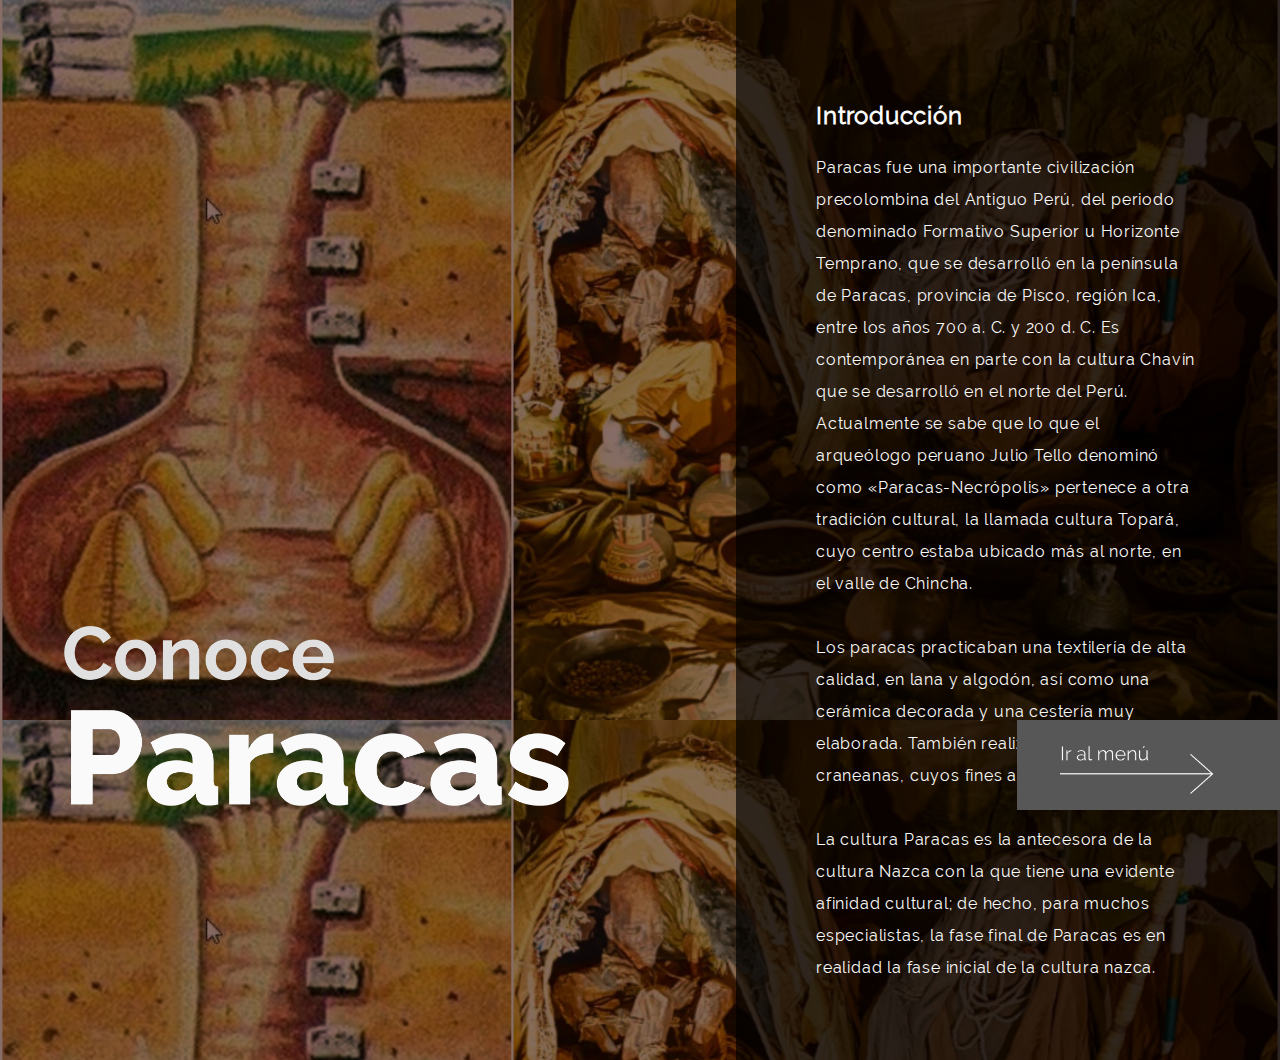
<file: index.html>
<!DOCTYPE html>
<html lang="es">
<head>
    <meta charset="UTF-8">
    <meta name="viewport" content="width=device-width, initial-scale=1.0">
    <meta http-equiv="X-UA-Compatible" content="ie=edge">
    <title>Conoce Paracas</title>
    <link rel="stylesheet" href="styles.css">
</head>
<body>
    <div id="text-container">
        <h2>Introducción</h2>
        <p>
            Paracas fue una importante civilización precolombina del Antiguo Perú, del periodo denominado Formativo Superior u
            Horizonte Temprano, que se desarrolló en la península de Paracas, provincia de Pisco, región Ica, entre los años 700 a.
            C. y 200 d. C. Es contemporánea en parte con la cultura Chavín que se desarrolló en el norte del Perú. Actualmente se
            sabe que lo que el arqueólogo peruano Julio Tello denominó como «Paracas-Necrópolis» pertenece a otra tradición
            cultural, la llamada cultura Topará, cuyo centro estaba ubicado más al norte, en el valle de Chincha.<br><br>
            
            Los paracas practicaban una textilería de alta calidad, en lana y algodón, así como una cerámica decorada y una cestería
            muy elaborada. También realizaban trepanaciones craneanas, cuyos fines aún se discuten.<br><br>
            
            La cultura Paracas es la antecesora de la cultura Nazca con la que tiene una evidente afinidad cultural; de hecho, para
            muchos especialistas, la fase final de Paracas es en realidad la fase inicial de la cultura nazca.
        </p>
    </div>

    <div id="btn-menu">
        <a href="pages/menu.html">
            <img src="images/general/btn-menu_hover.png" alt="Ir al menú" class="btn btn-hover">
            <img src="images/general/btn-menu_normal.png" alt="Ir al menú" class="btn btn-normal">    
        </a>
    </div>

    <div id="text-title">
        <img src="images/general/text-banner.png" alt="Conoce Paracas">
    </div>  
</body>
</html>
</file>
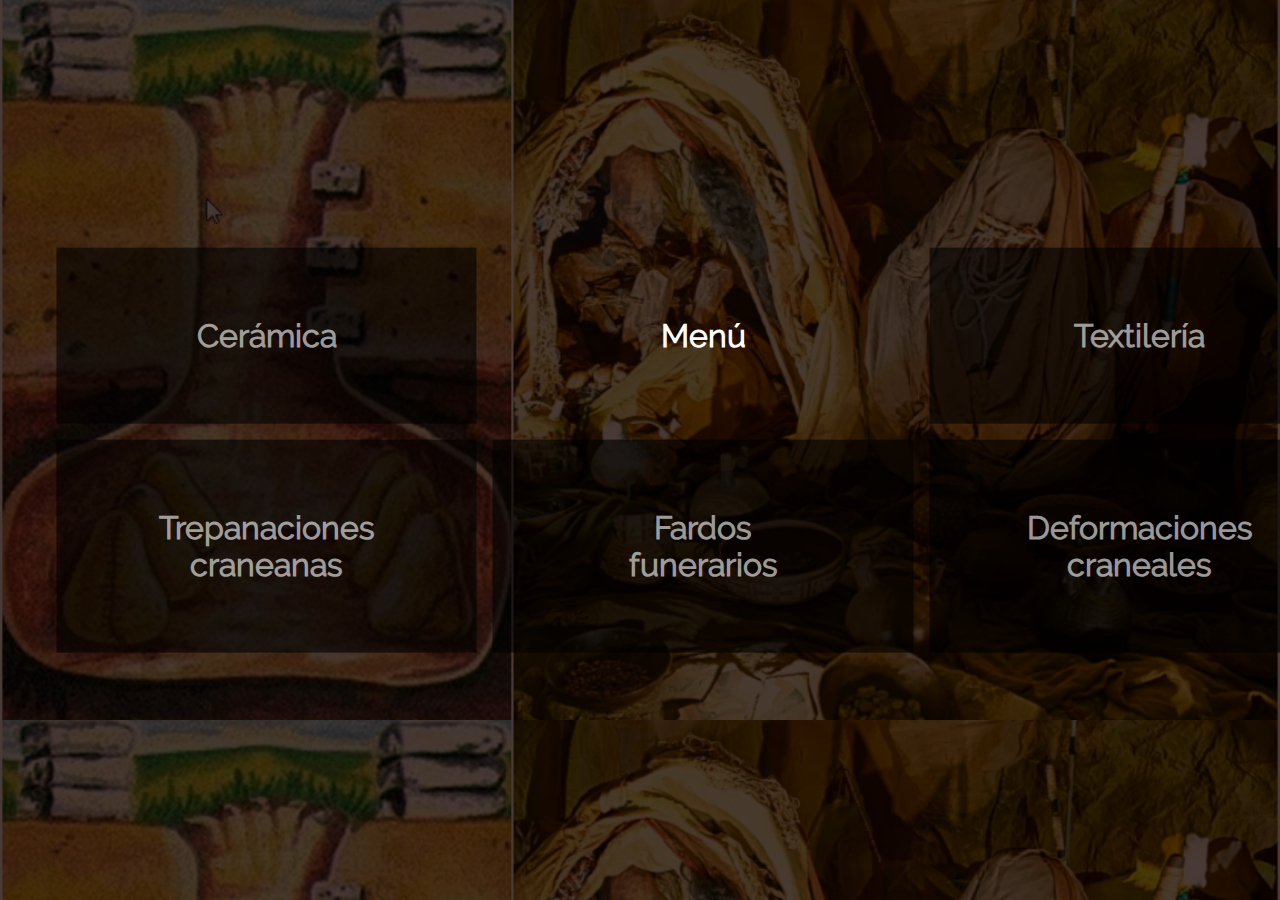
<file: pages/menu.html>
<!DOCTYPE html>
<html lang="es">
<head>
    <meta charset="UTF-8">
    <meta name="viewport" content="width=device-width, initial-scale=1.0">
    <meta http-equiv="X-UA-Compatible" content="ie=edge">
    <title>Menú - Conoce Paracas</title>
    <link rel="stylesheet" href="../styles.css">
    <link rel="stylesheet" href="../css/menu.css">
</head>
<body style="background-image: url(../images/menu/fondo.jpg)">

    <div id="menu">
        <div class="menu-container">
            <a href="section1.html" class="menu-item">
                <h1>Cerámica</h1>
            </a>
            <a href="#" class="menu-item menu-main">
                <h1>Menú</h1>
            </a>
            <a href="section2.html" class="menu-item">
                <h1>Textilería</h1>
            </a>
        </div>
        <div class="menu-container">
            <a href="section3.html" class="menu-item">
                <h1>Trepanaciones<br>craneanas</h1>
            </a>
            <a href="section4.html" class="menu-item">
                <h1>Fardos<br>funerarios</h1>
            </a>
            <a href="section5.html" class="menu-item">
                <h1>Deformaciones<br>craneales</h1>
            </a>
        </div>
    </div>
  
</body>
</html>
</file>
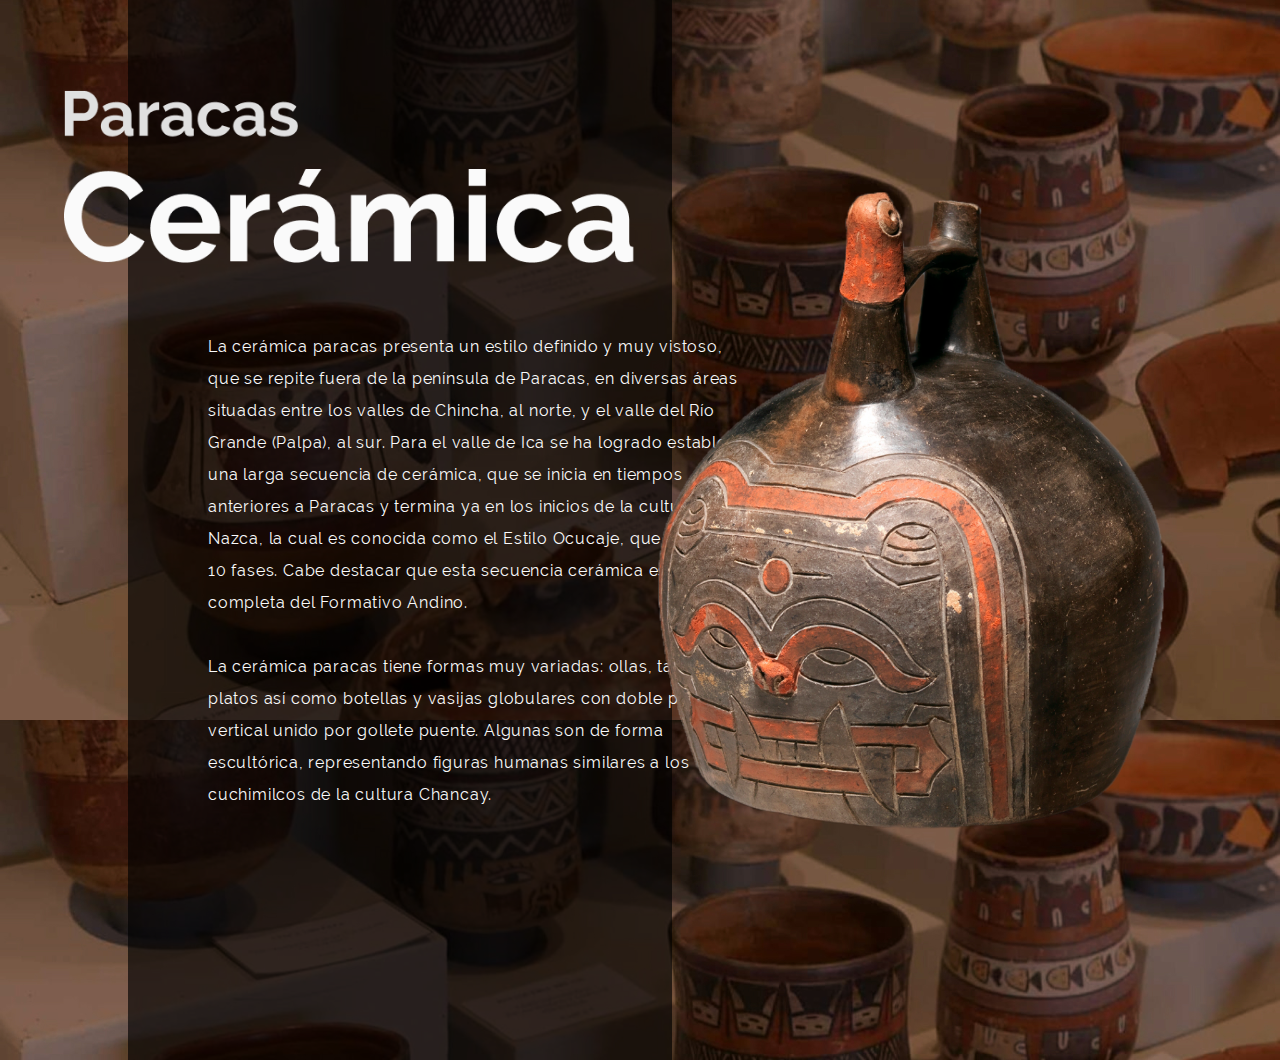
<file: pages/section1.html>
<!DOCTYPE html>
<html lang="es">
<head>
    <meta charset="UTF-8">
    <meta name="viewport" content="width=device-width, initial-scale=1.0">
    <meta http-equiv="X-UA-Compatible" content="ie=edge">
    <title>Cerámica - Conoce Paracas</title>
    <link rel="stylesheet" href="../styles.css">
    <link rel="stylesheet" href="../css/section.css">
</head>
<body style="background-image: url(../images/section1/fondo.jpg)">
    
    <div id="text-container">
        <div id="text-content">
            <p>
                La cerámica paracas presenta un estilo definido y muy vistoso, que se repite fuera de la península de Paracas, en
                diversas áreas situadas entre los valles de Chincha, al norte, y el valle del Río Grande (Palpa), al sur. Para el valle
                de Ica se ha logrado establecer una larga secuencia de cerámica, que se inicia en tiempos anteriores a Paracas y termina
                ya en los inicios de la cultura Nazca, la cual es conocida como el Estilo Ocucaje, que consta de 10 fases. Cabe destacar
                que esta secuencia cerámica es la más completa del Formativo Andino.<br><br>
                
                La cerámica paracas tiene formas muy variadas: ollas, tazas, platos así como botellas y vasijas globulares con doble
                pico vertical unido por gollete puente. Algunas son de forma escultórica, representando figuras humanas similares a los
                cuchimilcos de la cultura Chancay.
            </p>
        </div>

    </div>

    <div id="text-title">
        <img src="../images/section1/text-title.png" alt="Cerámica Paracas">
    </div>

    <img src="../images/section1/img.png" alt="Imagen" class="section-img">

</body>
</html>
</file>
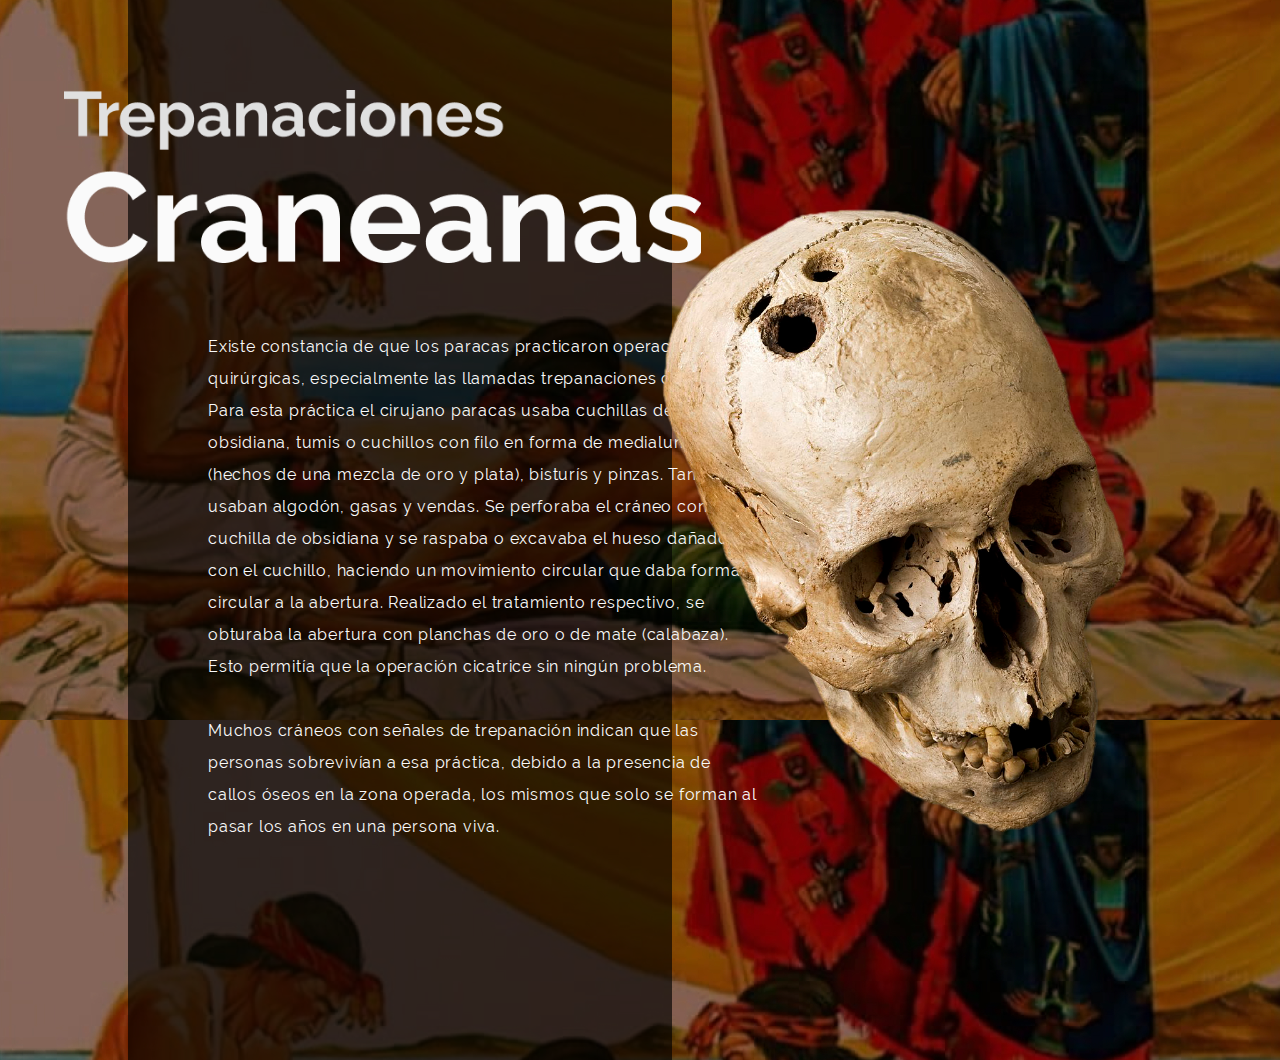
<file: pages/section3.html>
<!DOCTYPE html>
<html lang="es">
<head>
    <meta charset="UTF-8">
    <meta name="viewport" content="width=device-width, initial-scale=1.0">
    <meta http-equiv="X-UA-Compatible" content="ie=edge">
    <title>Trepanaciones craneanas - Conoce Paracas</title>
    <link rel="stylesheet" href="../styles.css">
    <link rel="stylesheet" href="../css/section.css">
</head>
<body style="background-image: url(../images/section3/fondo.jpg)">

    <div id="text-container">
        <div id="text-content">
            <p>
                Existe constancia de que los paracas practicaron operaciones quirúrgicas, especialmente las llamadas trepanaciones
                craneanas. Para esta práctica el cirujano paracas usaba cuchillas de obsidiana, tumis o cuchillos con filo en forma de
                medialuna (hechos de una mezcla de oro y plata), bisturís y pinzas. También usaban algodón, gasas y vendas. Se perforaba
                el cráneo con la cuchilla de obsidiana y se raspaba o excavaba el hueso dañado con el cuchillo, haciendo un movimiento
                circular que daba forma circular a la abertura. Realizado el tratamiento respectivo, se obturaba la abertura con
                planchas de oro o de mate (calabaza). Esto permitía que la operación cicatrice sin ningún problema.<br><br>
                
                Muchos cráneos con señales de trepanación indican que las personas sobrevivían a esa práctica, debido a la presencia de
                callos óseos en la zona operada, los mismos que solo se forman al pasar los años en una persona viva.
            </p>
        </div>

    </div>

    <div id="text-title">
        <img src="../images/section3/text-title.png" alt="Cerámica Paracas">
    </div>

    <img src="../images/section3/img.png" alt="Imagen" class="section-img">

</body>
</html>
</file>
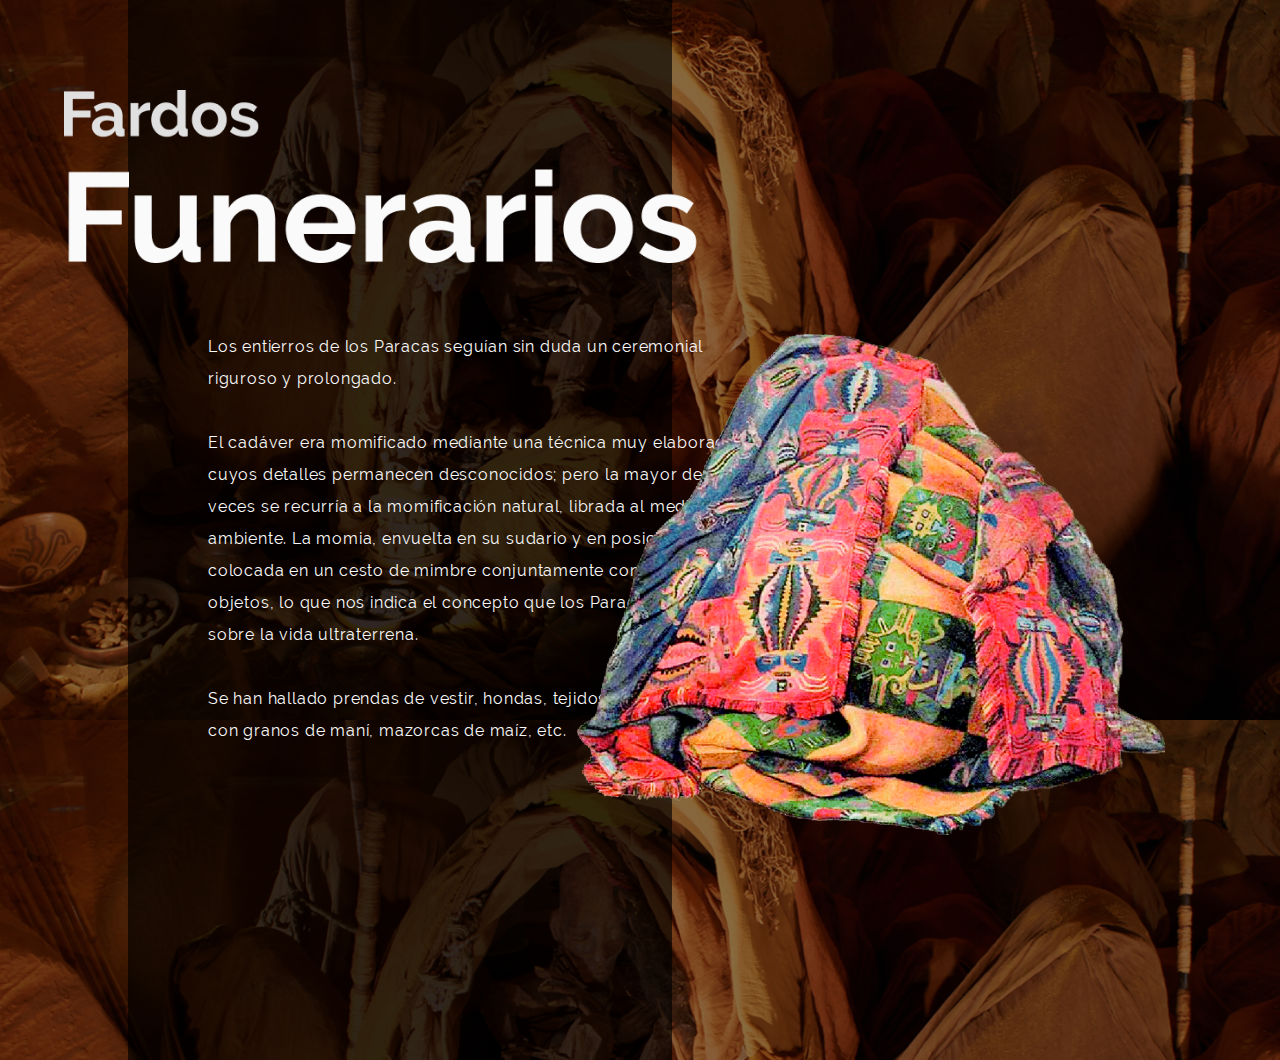
<file: pages/section4.html>
<!DOCTYPE html>
<html lang="es">
<head>
    <meta charset="UTF-8">
    <meta name="viewport" content="width=device-width, initial-scale=1.0">
    <meta http-equiv="X-UA-Compatible" content="ie=edge">
    <title>Fardos funerarios - Conoce Paracas</title>
    <link rel="stylesheet" href="../styles.css">
    <link rel="stylesheet" href="../css/section.css">    
</head>
<body style="background-image: url(../images/section4/fondo.jpg)">

    <div id="text-container">
        <div id="text-content">
            <p>
                Los entierros de los Paracas seguían sin duda un ceremonial riguroso y prolongado. <br><br>
                
                El cadáver era momificado mediante
                una técnica muy elaborada cuyos detalles permanecen desconocidos; pero la mayor de las veces se recurría a la
                momificación natural, librada al medio ambiente. La momia, envuelta en su sudario y en posición fetal, era colocada en
                un cesto de mimbre conjuntamente con una serie de objetos, lo que nos indica el concepto que los Paracas tenían sobre la
                vida ultraterrena. <br><br>
                
                Se han hallado prendas de vestir, hondas, tejidos, así como vasijas con granos de maní, mazorcas de
                maíz, etc. <!--El conjunto era envuelto cuidadosamente por un número no siempre igual de mantos o tejidos de diferente
                calidad; el paquete así formado se llama fardo funerario. El manto que se halla más cerca del cuerpo de la momia suele
                ser el más fino, bordado con figuras que representan simbólicamente el mundo de la mitología paracas. Los mantos
                restantes son de menor calidad. Algunos fardos funerarios están envueltos hasta por diez u once mantos, y pertenecen sin
                duda a los miembros de las clases dominantes.-->
            </p>
        </div>

    </div>

    <div id="text-title">
        <img src="../images/section4/text-title.png" alt="Cerámica Paracas">
    </div>

    <img src="../images/section4/img.png" alt="Imagen" class="section-img">

</body>
</html>
</file>
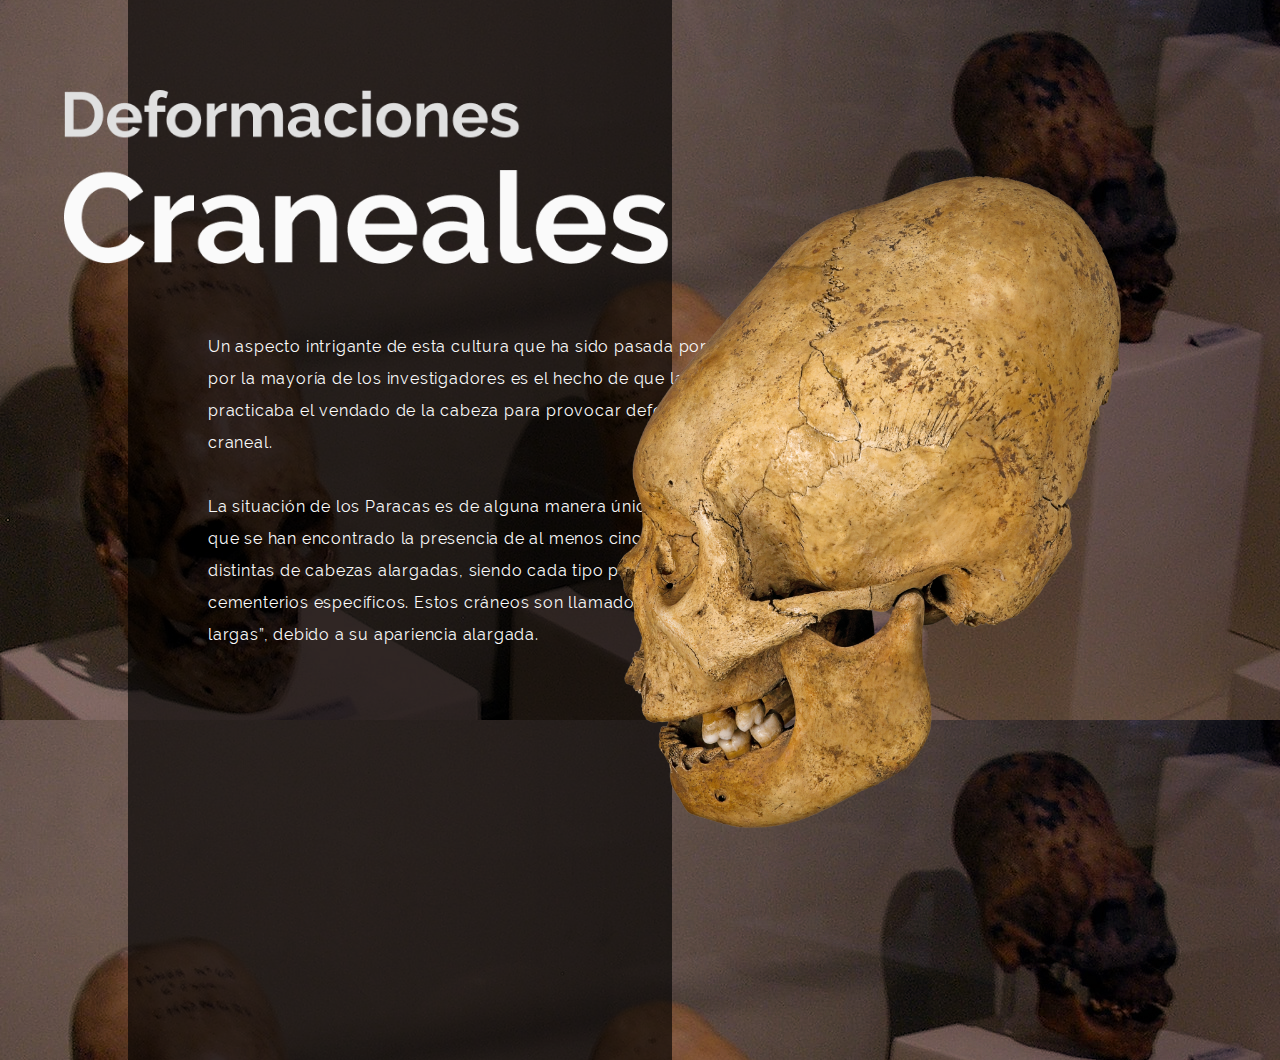
<file: pages/section5.html>
<!DOCTYPE html>
<html lang="es">
<head>
    <meta charset="UTF-8">
    <meta name="viewport" content="width=device-width, initial-scale=1.0">
    <meta http-equiv="X-UA-Compatible" content="ie=edge">
    <title>Deformaciones craneales - Conoce Paracas</title>
    <link rel="stylesheet" href="../styles.css">
    <link rel="stylesheet" href="../css/section.css">
</head>
<body style="background-image: url(../images/section5/fondo.jpg)">

    <div id="text-container">
        <div id="text-content">
            <p>
                Un aspecto intrigante de esta cultura que ha sido pasada por alto por la mayoría de los
                investigadores es el hecho de que la nobleza practicaba el vendado de la cabeza para provocar deformación craneal.<br><br> 
                
                La situación de los Paracas es de alguna manera única en cuanto a que se han encontrado la
                presencia de al menos cinco formas distintas de cabezas alargadas, siendo cada tipo predominante en cementerios
                específicos. Estos cráneos son llamados “cabezas largas”, debido a su apariencia alargada.<br><br>
            </p>
        </div>
    </div>

    <div id="text-title">
        <img src="../images/section5/text-title.png" alt="Cerámica Paracas">
    </div>

    <img src="../images/section5/img.png" alt="Imagen" class="section-img">

</body>
</html>
</file>
<file: styles.css>
/* general stylesheet */
@font-face {
    font-family: 'Raleway';
    src:    url(fonts/Raleway-Regular.ttf) format(truetype),
            url(fonts/Raleway-Regular.otf) format(opentype),
            url(fonts/Raleway-Regular.woff) format(woff),
            url(fonts/Raleway-Regular.woff2) format(woff2);
}


body {
    background-image: url(images/general/fondo.jpg);
    background-size: cover;
    font-family: 'Raleway', sans-serif;
    overflow: hidden;
}

#text-title {
    position: absolute;
    bottom: 10%; left: 5%;
}
#text-title img {
    height: 20vh; width: auto;
}


#btn-menu {
    position: absolute;
    bottom: 10%; right: 0%;
}
.btn {
    position: absolute;
    bottom: 0%; right: 0%;
    height: 10vh; width: auto;
}

#text-container {
    position: absolute;
    top: 0%; right: 0%; 
    width: 30vw; height: 100vh;

    padding: 5em;

    background-color: rgba(0, 0, 0, 0.65);
    color: #FAFAFA;
    letter-spacing: 0.05em;
    line-height: 2em;
}
</file>
<file: css/menu.css>
#menu {
    margin: 0;
    position: absolute;
    top: 50%;
    left: 40%;
    margin-right: -50%;
    transform: translate(-50%, -50%);
}

.menu-container {
    display: flex;
    flex-flow: row;
}

.menu-item {
    margin: 0.5em;
    padding: 3em;
    text-align: center;
    color: rgba(255, 255, 255, 0.6);
    background-color: rgba(0, 0, 0, 0.6);
    min-width: 35%;
    min-height: 35%;
    text-decoration: none;
}

.menu-item:hover {
    background-color: rgba(0, 0, 0, 0.87);
    color: white;
}

.menu-main, .menu-main:hover {
    background-color: rgba(0, 0, 0, 0);
    color: white;
}
</file>
<file: css/section.css>
/* only for sections*/

#text-title {
    top: 10%; bottom: unset;
}

#text-container {
    left: 10%; right: unset;
}
#text-content {
    position: absolute;
    /*height: fit-content;*/
    top: 35vh;
    width: 550px !important;
}

.section-img {
    position: absolute;
    right: 0%; bottom: 0%;
    height: 100vh;
}
</file>
